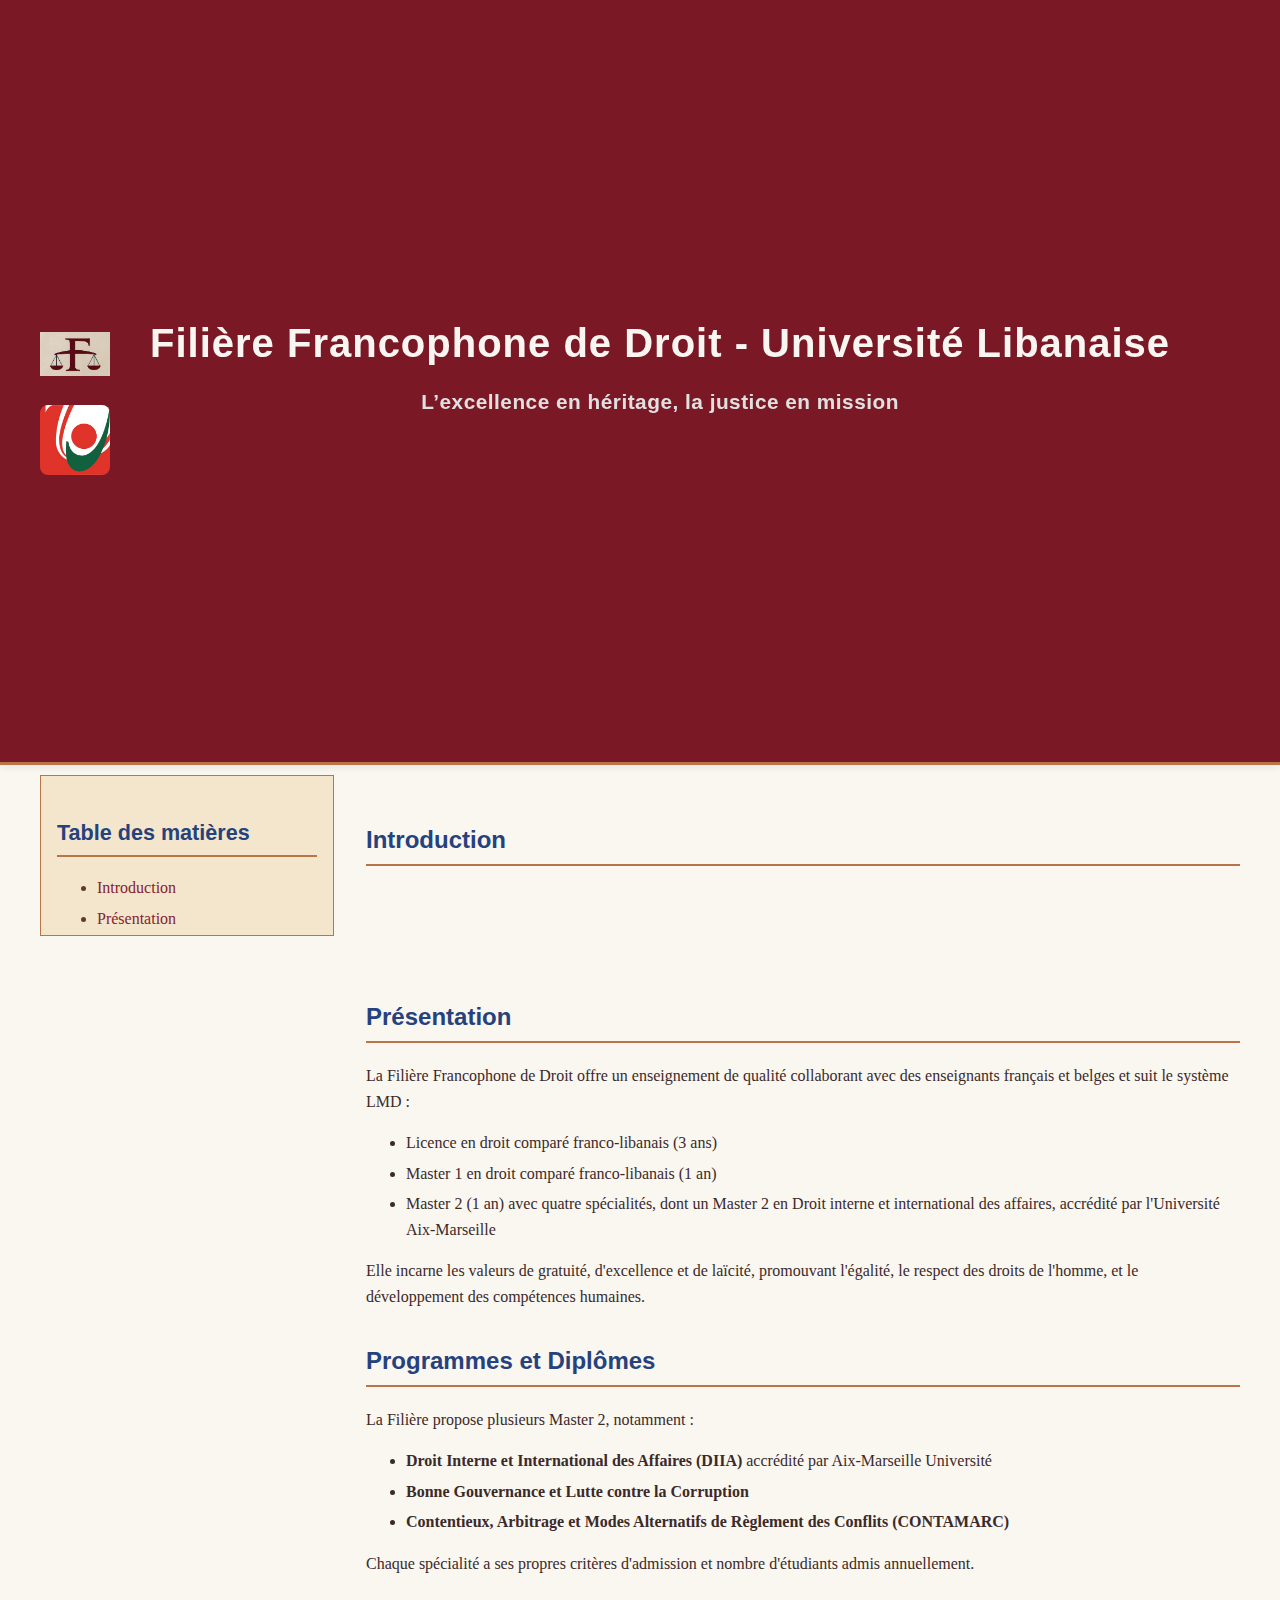
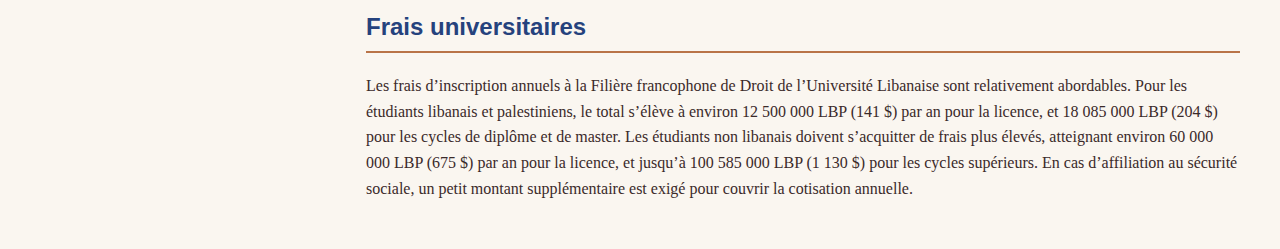
<file: index.html>
<!DOCTYPE html>
<html lang="fr">
<head>
    <meta charset="UTF-8" />
    <meta name="viewport" content="width=device-width, initial-scale=1" />
    <title>Filière Francophone de Droit - Université Libanaise</title>
    <link rel="stylesheet" href="style.css">
</head>
<body>
<header id="main-header" class="page-header">
  <div class="header-flex">
    <div class="header-logos">
      <img src="FiliereLogo.PNG" alt="Filiere Logo" class="header-logo"/>
      <img src="(3).jpg" alt="LU Logo" class="header-logo"/>
    </div>
    <div class="header-titles">
      <h1>Filière Francophone de Droit - Université Libanaise</h1>
      <h2>L’excellence en héritage, la justice en mission</h2>
    </div>
  </div>
</header>
<div id="container">
<nav id="toc" aria-label="Table des matières">
  <h2>Table des matières</h2>
  <ul>
    <li><a href="#introduction">Introduction</a></li>
    <li><a href="#presentation">Présentation</a></li>
    <li><a href="#programmes">Programmes et Diplômes</a></li>
    <li><a href="#frais">Frais universitaires</a></li>
    <li><a href="etudiant.html">Les Étudiants</a>
    <li><a href="activite.html">Activités Scientifiques</a></li>
  </ul>
</nav>
<main id="content">
<section id="introduction">
  <h2 class="intro-title">Introduction</h2>
  <p>La <strong>Filière Francophone de Droit</strong> à l'Université Libanaise est un élément phare de la coopération entre la France et le Liban. Créée en 1996, elle permet une formation juridique de haut niveau en droit comparé franco-libanais, soutenue par un consortium d'universités francophones réputées telles que Université Paris Panthéon Assas, Aix-Marseille Université, Université Grenoble Alpes, et d'autres.</p>
  <p>La filière vise à former l'élite administrative libanaise et des professionnels occupant des rôles clés dans de nombreux secteurs aussi bien au Liban qu'à l'international.</p>
</section>
<section id="presentation">
  <h2>Présentation</h2>
  <p>La Filière Francophone de Droit offre un enseignement de qualité collaborant avec des enseignants français et belges et suit le système LMD :</p>
  <ul>
    <li>Licence en droit comparé franco-libanais (3 ans)</li>
    <li>Master 1 en droit comparé franco-libanais (1 an)</li>
    <li>Master 2 (1 an) avec quatre spécialités, dont un Master 2 en Droit interne et international des affaires, accrédité par l'Université Aix-Marseille</li>
  </ul>
  <p>Elle incarne les valeurs de gratuité, d'excellence et de laïcité, promouvant l'égalité, le respect des droits de l'homme, et le développement des compétences humaines.</p>
</section>
<section id="programmes">
  <h2>Programmes et Diplômes</h2>
  <p>La Filière propose plusieurs Master 2, notamment :</p>
  <ul>
    <li><strong>Droit Interne et International des Affaires (DIIA)</strong> accrédité par Aix-Marseille Université</li>
    <li><strong>Bonne Gouvernance et Lutte contre la Corruption</strong></li>
    <li><strong>Contentieux, Arbitrage et Modes Alternatifs de Règlement des Conflits (CONTAMARC)</strong></li>
  </ul>
  <p>Chaque spécialité a ses propres critères d'admission et nombre d'étudiants admis annuellement.</p>
</section>
<section id="frais">
  <h2>Frais universitaires</h2>
  <p>Les frais d’inscription annuels à la Filière francophone de Droit de l’Université Libanaise sont relativement abordables. Pour les étudiants libanais et palestiniens, le total s’élève à environ 12 500 000 LBP (141 $) par an pour la licence, et 18 085 000 LBP (204 $) pour les cycles de diplôme et de master. Les étudiants non libanais doivent s’acquitter de frais plus élevés, atteignant environ 60 000 000 LBP (675 $) par an pour la licence, et jusqu’à 100 585 000 LBP (1 130 $) pour les cycles supérieurs. En cas d’affiliation au sécurité sociale, un petit montant supplémentaire est exigé pour couvrir la cotisation annuelle.</p>
</section>
</main>
</div>
<script>
const header = document.getElementById('main-header');
const root = document.documentElement;
window.addEventListener('scroll', () => {
  if(window.scrollY > 0){
    header.classList.add('scrolled');
  } else {
    header.classList.remove('scrolled');
  }
});
</script>
</body>
</html>
</file>
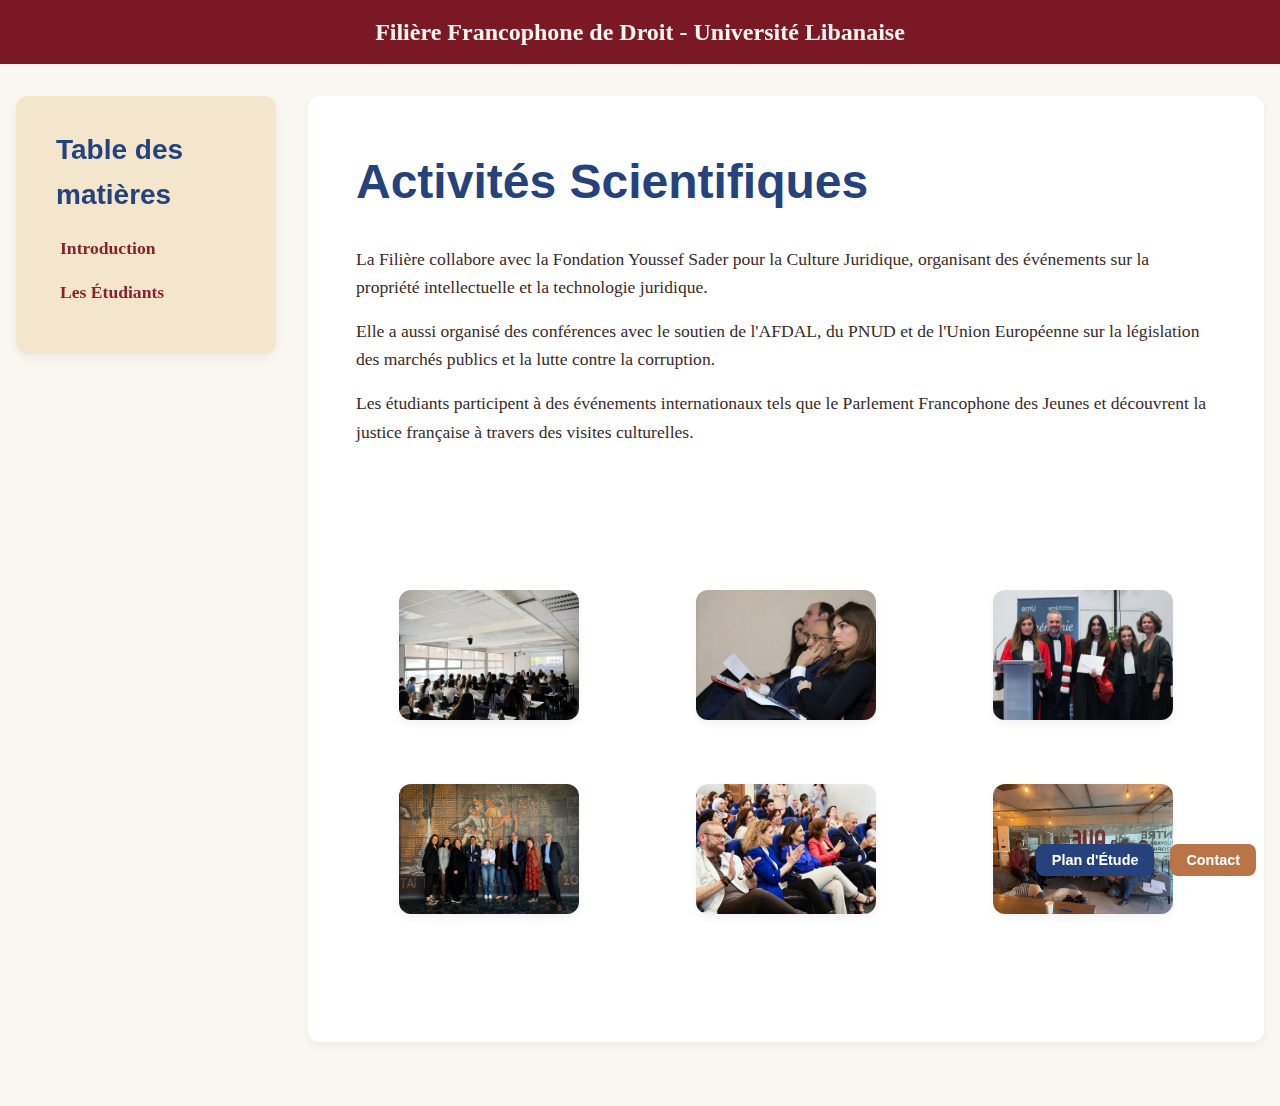
<file: activite.html>
<!DOCTYPE html>
<html lang="fr">
<head>
<meta charset="UTF-8" />
<meta name="viewport" content="width=device-width, initial-scale=1" />
<title>Activités Scientifiques - Filière Francophone de Droit</title>
<style>
  :root {
    --color-bg: #faf6f0;
    --color-text: #3a2a2a;
    --color-primary: #25427d;
    --color-accent: #b97448;
    --color-header-bg: #7a1825;
    --font-family-main: 'Georgia', serif;
    --font-family-headings: Arial, sans-serif;
    --border-radius: 0.75rem;
    --shadow-light: 0 4px 8px rgba(0,0,0,0.05);
  }

  *, *::before, *::after {
    box-sizing: border-box;
  }

  body {
    margin: 0;
    font-family: var(--font-family-main);
    background: var(--color-bg);
    color: var(--color-text);
    line-height: 1.6;
    font-size: 17px;
    min-height: 100vh;
    display: flex;
    flex-direction: column;
  }

  header {
    position: sticky;
    top: 0;
    height: 64px;
    background: var(--color-header-bg);
    box-shadow: 0 1px 4px rgba(0,0,0,0.06);
    display: flex;
    align-items: center;
    justify-content: center;
    padding: 0 2rem;
    z-index: 1000;
  }

  header .logo {
    font-weight: 700;
    font-size: 1.5rem;
    color: #f9f6f2;
    user-select: none;
  }

  #container {
    max-width: 1400px; 
    margin: 2rem auto 4rem;
    padding: 0 1rem;
    display: flex;
    gap: 2rem;
    justify-content: flex-start;
  }

  #tdm {
    position: sticky;
    top: 64px;
    flex: 0 0 260px;
    background: #f3e6cc;
    border-radius: var(--border-radius);
    padding: 2rem 2.5rem;
    box-shadow: 0 4px 12px rgba(0,0,0,0.05);
    height: fit-content;
    max-height: calc(100vh - 64px - 2rem);
    overflow-y: auto;
    font-size: 0.9rem;
    color: #5a3e26;
    user-select: none;
    scroll-behavior: smooth;
    margin-bottom: 1.5rem;
  }

  #tdm h2 {
    font-family: var(--font-family-headings);
    font-weight: 700;
    font-size: 1.75rem;
    color: var(--color-primary);
    margin-top: 0;
    margin-bottom: 1rem;
  }

  #tdm ul {
    list-style: none;
    padding-left: 0;
    margin: 0;
  }

  #tdm ul li {
    margin-bottom: 1rem;
  }

  #tdm ul li a {
    color: #87222f;
    text-decoration: none;
    font-weight: 600;
    transition: color 0.3s ease;
  }

  #tdm ul li a:hover,
  #tdm ul li a:focus {
    color: var(--color-accent);
    text-decoration: underline;
    outline: none;
  }

  main {
    flex: 1 1 800px; 
    background: #fff;
    border-radius: var(--border-radius);
    box-shadow: var(--shadow-light);
    padding: 3rem 3rem 4rem;
    font-family: var(--font-family-main);
    color: var(--color-text);
    display: flex;
    flex-direction: column;
    gap: 2rem;
  }

  section {
    margin-bottom: 3rem;
  }

  h2 {
    font-family: var(--font-family-headings);
    font-weight: 700;
    font-size: 3rem;
    color: var(--color-primary);
    margin-top: 0;
    margin-bottom: 1.5rem;
  }

  p, ul {
    font-size: 1.1rem;
    margin-top: 0;
    margin-bottom: 1rem;
    line-height: 1.6;
  }

  ul li {
    margin-bottom: 0.5rem;
    padding-left: 0.25rem;
  }

  figure.image-card {
    border-radius: var(--border-radius);
    box-shadow: var(--shadow-light);
    overflow: hidden;
    width: 180px;
    height: 130px;
    background: white;
    margin: 1rem 0;
  }

  figure.image-card img {
    width: 100%;
    height: 100%;
    object-fit: cover;
    display: block;
  }

  @media (max-width: 900px) {
    #container {
      flex-direction: column;
      padding: 0 1rem;
    }

    #tdm {
      position: static;
      max-height: none;
      margin-bottom: 2rem;
      flex: 1 1 auto;
      padding: 1rem 1.5rem;
    }

    main {
      padding: 2rem 1rem 3rem;
    }

    h2 {
      font-size: 2rem;
    }
  }

  #plan-modal,
  #contact-modal {
    display: none;
    position: fixed;
    top: 0; left: 0;
    width: 100vw;
    height: 100vh;
    background: rgba(0,0,0,0.7);
    z-index: 1001;
    justify-content: center;
    align-items: center;
  }

  #plan-modal[aria-hidden="false"],
  #contact-modal[aria-hidden="false"] {
    display: flex;
  }

  .modal-content {
    background: #fff;
    border-radius: var(--border-radius);
    padding: 2rem;
    max-width: 600px;
    max-height: 80vh;
    overflow-y: auto;
    text-align: left;
    font-family: var(--font-family-main);
    color: var(--color-text);
    box-shadow: var(--shadow-light);
    position: relative;
  }

  #plan-modal h3,
  #contact-modal h3 {
    font-family: var(--font-family-headings);
    font-size: 2.25rem;
    font-weight: 700;
    margin-top: 0;
    margin-bottom: 1rem;
    color: var(--color-primary);
    text-align: center;
  }

  button.close-btn {
    position: absolute;
    top: 0.75rem;
    right: 0.75rem;
    background: transparent;
    border: none;
    font-size: 1.5rem;
    cursor: pointer;
    color: var(--color-primary);
    font-weight: 700;
    line-height: 1;
    padding: 0;
  }

  button.close-btn:hover,
  button.close-btn:focus {
    color: var(--color-accent);
    outline: none;
  }

  #contact-modal button.close-btn {
    margin-top: 1rem;
    padding: 0.5rem 1rem;
    background-color: var(--color-primary);
    color: white;
    border-radius: 0.5rem;
  }

  #contact-modal button.close-btn:hover {
    background-color: var(--color-accent);
  }

  .image-gallery {
    display: flex;
    flex-direction: column;
    gap: 2rem;
    margin-top: 2rem;
  }

  .image-row {
    display: flex;
    justify-content: space-around;
    gap: 2rem;
  }
  #img-modal {
  position: fixed;
  z-index: 9999;
  left: 0; top: 0;
  width: 100vw; height: 100vh;
  background: rgba(0,0,0,0.8);
  display: flex;
  align-items: center;
  justify-content: center;
}
#img-modal img {
  border-radius: 8px;
}
#img-modal-close {
  position: absolute;
  top: 20px;
  right: 40px;
  font-size: 2rem;
  cursor: pointer;
  color: white;
}

.enlargeable {
  cursor: zoom-in;
}
</style>
</head>
<body>
<header>
  <div class="logo">Filière Francophone de Droit - Université Libanaise</div>
</header>
<div id="container">
  <nav id="tdm" aria-label="Table des matières">
    <h2>Table des matières</h2>
    <ul>
      <li><a href="index.html#introduction">Introduction</a></li>
      <li><a href="etudiant.html#selection-title">Les Étudiants</a></li>
    </ul>
  </nav>
  <main>
    <section aria-labelledby="activites-title">
      <h2 id="activites-title">Activités Scientifiques</h2>
      <p>La Filière collabore avec la Fondation Youssef Sader pour la Culture Juridique, organisant des événements sur la propriété intellectuelle et la technologie juridique.</p>
      <p>Elle a aussi organisé des conférences avec le soutien de l'AFDAL, du PNUD et de l'Union Européenne sur la législation des marchés publics et la lutte contre la corruption.</p>
      <p>Les étudiants participent à des événements internationaux tels que le Parlement Francophone des Jeunes et découvrent la justice française à travers des visites culturelles.</p>
    </section>

    <section class="image-gallery">
      <div class="image-row">
        <figure class="image-card">
          <img src="activite2.PNG" alt="etudiant en classe" loading="lazy" class="enlargeable"/>
        </figure>
        <figure class="image-card">
          <img src="activite6.jpg" alt="etudiants dans une Conférence" loading="lazy" class="enlargeable"/>
        </figure>
        <figure class="image-card">
          <img src="activite3.jpg" alt="prom" loading="lazy" class="enlargeable"/>
        </figure>
      </div>
      <div class="image-row">
        <figure class="image-card">
          <img src="activite1.PNG" alt="activites des etudiants" loading="lazy" class="enlargeable"/>
        </figure>
        <figure class="image-card">
          <img src="activite5.jpg" alt="activites des etudiants" loading="lazy" class="enlargeable"/>
        </figure>
        <figure class="image-card">
          <img src="activite4.jpg" alt="activites des etudiants" loading="lazy" class="enlargeable"/>
        </figure>
      </div>
    </section>
  </main>
</div>

<div id="plan-modal" role="dialog" aria-modal="true" aria-labelledby="plan-title" aria-hidden="true">
  <div class="modal-content" tabindex="0">
    <button aria-label="Fermer la fenêtre" class="close-btn" id="close-plan-modal">&times;</button>
    <h3 id="plan-title">Plan D'Étude</h3>
    <p>Première Année:</p>
    <ul>
      <li>Premier Semestre</li>
      <ul>
        <li>o Introduction à l’Étude des Relations Internationales (cours facultatif).</li>
        <li>o Méthodologie et Vocabulaire Juridique.</li>
        <li>o Histoire du Droit Romain et du Droit Musulman (cours facultatif).</li>
        <li>o Droit de l’Environnement (cours facultatif).</li>
        <li>o Institutions et Organisations Judiciaires.</li>
        <li>o Introduction au Droit Objectif.</li>
        <li>o Principes Économiques.</li>
        <li>o Droit Civil : Les Biens.</li>
        <li>o Droit Constitutionnel Général.</li>
      </ul>
      <li>Deuxième Semestre:</li>
      <ul>
        <li>o Introductions aux Droits Subjectifs.</li>
        <li>o Droits de l’Homme.</li>
        <li>o Introduction à la Science Politique (cours facultatif).</li>
        <li>o Droit Constitutionnel et Régime Politique Libanais.</li>
        <li>o Théorie de l’obligation.</li>
        <li>o Code de la Route et Droit de l’Assurance (cours facultatif).</li>
        <li>o Droit International Humanitaire et Droits des Réfugiés (cours facultatif).</li>
        <li>o Droit civil : Les droits réels.</li>
        <li>o Institutions Politiques et Sociales.</li>
      </ul>
    </ul>
    <p>Deuxième Année:</p>
    <ul>
      <li>Premier Semestre:</li>
      <ul>
        <li>o Cours facultatif : Droit de la Protection du Consommateur.</li>
        <li>o Procédure Civile.</li>
        <li>o Droit Commercial : Actes et Fonds de Commerce.</li>
        <li>o Règle Pénale et Infraction.</li>
        <li>o Droit des Obligations : le Contrat.</li>
        <li>o Cours facultatif : Droit de l’Informatique.</li>
        <li>o Cours facultatif : Propriété Intellectuelle.</li>
        <li>o Droit International Public.</li>
        <li>o Droit Financier.</li>
      </ul>
      <li>Deuxième Semestre:</li>
      <ul>
        <li>o Responsabilité Pénale et Sanction.</li>
        <li>o Droit des Statuts Personnels.</li>
        <li>o Régime Général des Sociétés.</li>
        <li>o Économie Monétaire (cours facultatif).</li>
        <li>o Criminalité Économique Internationale (cours facultatif).</li>
        <li>o Droit Administratif Général.</li>
        <li>o Droit civil : responsabilité civile.</li>
        <li>o Organizations Internationales et Régionales.</li>
        <li>o Cours facultatif : Droit Pétrolier.</li>
      </ul>
    </ul>
    <p>Troisième Année:</p>
    <ul>
      <li>Premier Semestre:</li>
      <ul>
        <li>o Droit Fiscal.</li>
        <li>o Droit Administratif Spécial.</li>
        <li>o Instruments de Paiement et de Crédit.</li>
        <li>o Cours facultatif : Fonction Publique.</li>
        <li>o Contrats Spéciaux.</li>
        <li>o Sociétés Commerciales.</li>
        <li>o Cours facultatif : Responsabilité Médicale.</li>
        <li>o Droit Pénal Spécial.</li>
        <li>o Cours facultatif : Déontologie et Éthique des Professions.</li>
      </ul>
      <li>Deuxième Semestre:</li>
      <ul>
        <li>o Régimes Fonciers.</li>
        <li>o Anglais Juridique.</li>
        <li>o Justice Administrative.</li>
        <li>o Procédure Pénale.</li>
        <li>o Droit du Travail et de la Sécurité Sociale.</li>
        <li>o Droit Bancaire.</li>
        <li>o Cours facultatif : Contentieux Constitutionnels.</li>
        <li>o Cours facultatif : Technique Contractuelle.</li>
        <li>o Cours facultatif : Droit de la Construction et de l’Urbanisme.</li>
      </ul>
    </ul>
  </div>
</div>

<div id="contact-modal" role="dialog" aria-modal="true" aria-labelledby="contact-title" aria-hidden="true">
  <div class="modal-content" tabindex="0">
    <button aria-label="Fermer la fenêtre" class="close-btn" id="close-contact-modal">&times;</button>
    <h3 id="contact-title">Contact</h3>
    <p>Email: <a href="mailto:ffd.directeur@ul.edu.lb">ffd.directeur@ul.edu.lb</a></p>
    <p>Téléphone: 01-856 140</p>
  </div>
</div>

<div id="img-modal" style="display:none;">
  <span id="img-modal-close" style="position:absolute;top:20px;right:40px;font-size:2rem;cursor:pointer;color:white;">&times;</span>
  <img id="img-modal-content" style="display:block;max-width:90vw;max-height:90vh;margin:auto;box-shadow:0 0 20px #000;">
</div>

<script>
  const planLink = document.getElementById('plan-link');
  const planModal = document.getElementById('plan-modal');
  const closePlanBtn = document.getElementById('close-plan-modal');
  const modalPlanContent = planModal.querySelector('.modal-content');

  const contactLink = document.getElementById('contact-link');
  const contactModal = document.getElementById('contact-modal');
  const closeContactBtn = document.getElementById('close-contact-modal');
  const modalContactContent = contactModal.querySelector('.modal-content');

  const floatingButtonsContainer = document.createElement('div');
  floatingButtonsContainer.style.position = 'fixed';
  floatingButtonsContainer.style.bottom = '1.5rem';
  floatingButtonsContainer.style.right = '1.5rem';
  floatingButtonsContainer.style.display = 'flex';
  floatingButtonsContainer.style.gap = '1rem';
  floatingButtonsContainer.style.zIndex = '1100';

  const planBtn = document.createElement('button');
  planBtn.textContent = 'Plan d\'Étude';
  planBtn.style.padding = '0.5rem 1rem';
  planBtn.style.backgroundColor = '#25427d';
  planBtn.style.color = '#fff';
  planBtn.style.border = 'none';
  planBtn.style.borderRadius = '0.5rem';
  planBtn.style.cursor = 'pointer';
  planBtn.style.fontWeight = '700';
  planBtn.style.fontSize = '0.9rem';
  planBtn.addEventListener('click', () => {
    planModal.setAttribute('aria-hidden', 'false');
    modalPlanContent.focus();
  });

  const contactBtn = document.createElement('button');
  contactBtn.textContent = 'Contact';
  contactBtn.style.padding = '0.5rem 1rem';
  contactBtn.style.backgroundColor = '#b97448';
  contactBtn.style.color = '#fff';
  contactBtn.style.border = 'none';
  contactBtn.style.borderRadius = '0.5rem';
  contactBtn.style.cursor = 'pointer';
  contactBtn.style.fontWeight = '700';
  contactBtn.style.fontSize = '0.9rem';
  contactBtn.addEventListener('click', () => {
    contactModal.setAttribute('aria-hidden', 'false');
    modalContactContent.focus();
  });

  floatingButtonsContainer.appendChild(planBtn);
  floatingButtonsContainer.appendChild(contactBtn);
  document.body.appendChild(floatingButtonsContainer);

  closePlanBtn.addEventListener('click', function() {
    planModal.setAttribute('aria-hidden', 'true');
  });

  planModal.addEventListener('click', function(event) {
    if (event.target === planModal) {
      planModal.setAttribute('aria-hidden', 'true');
    }
  });

  closeContactBtn.addEventListener('click', function() {
    contactModal.setAttribute('aria-hidden', 'true');
  });

  contactModal.addEventListener('click', function(event) {
    if (event.target === contactModal) {
      contactModal.setAttribute('aria-hidden', 'true');
    }
  });

  document.addEventListener('keydown', function(event) {
    if (event.key === 'Escape') {
      if (planModal.getAttribute('aria-hidden') === 'false') {
        planModal.setAttribute('aria-hidden', 'true');
      }
      if (contactModal.getAttribute('aria-hidden') === 'false') {
        contactModal.setAttribute('aria-hidden', 'true');
      }
    }
  });

  document.querySelectorAll('.enlargeable').forEach(img => {
  img.addEventListener('click', function() {
    document.getElementById('img-modal-content').src = this.src;
    document.getElementById('img-modal').style.display = 'flex';
  });
});
  document.getElementById('img-modal-close').onclick = function() {
  document.getElementById('img-modal').style.display = 'none';
};
document.getElementById('img-modal').onclick = function(e) {
  if (e.target === this) this.style.display = 'none';
};
</script>
</body>
</html>
</file>
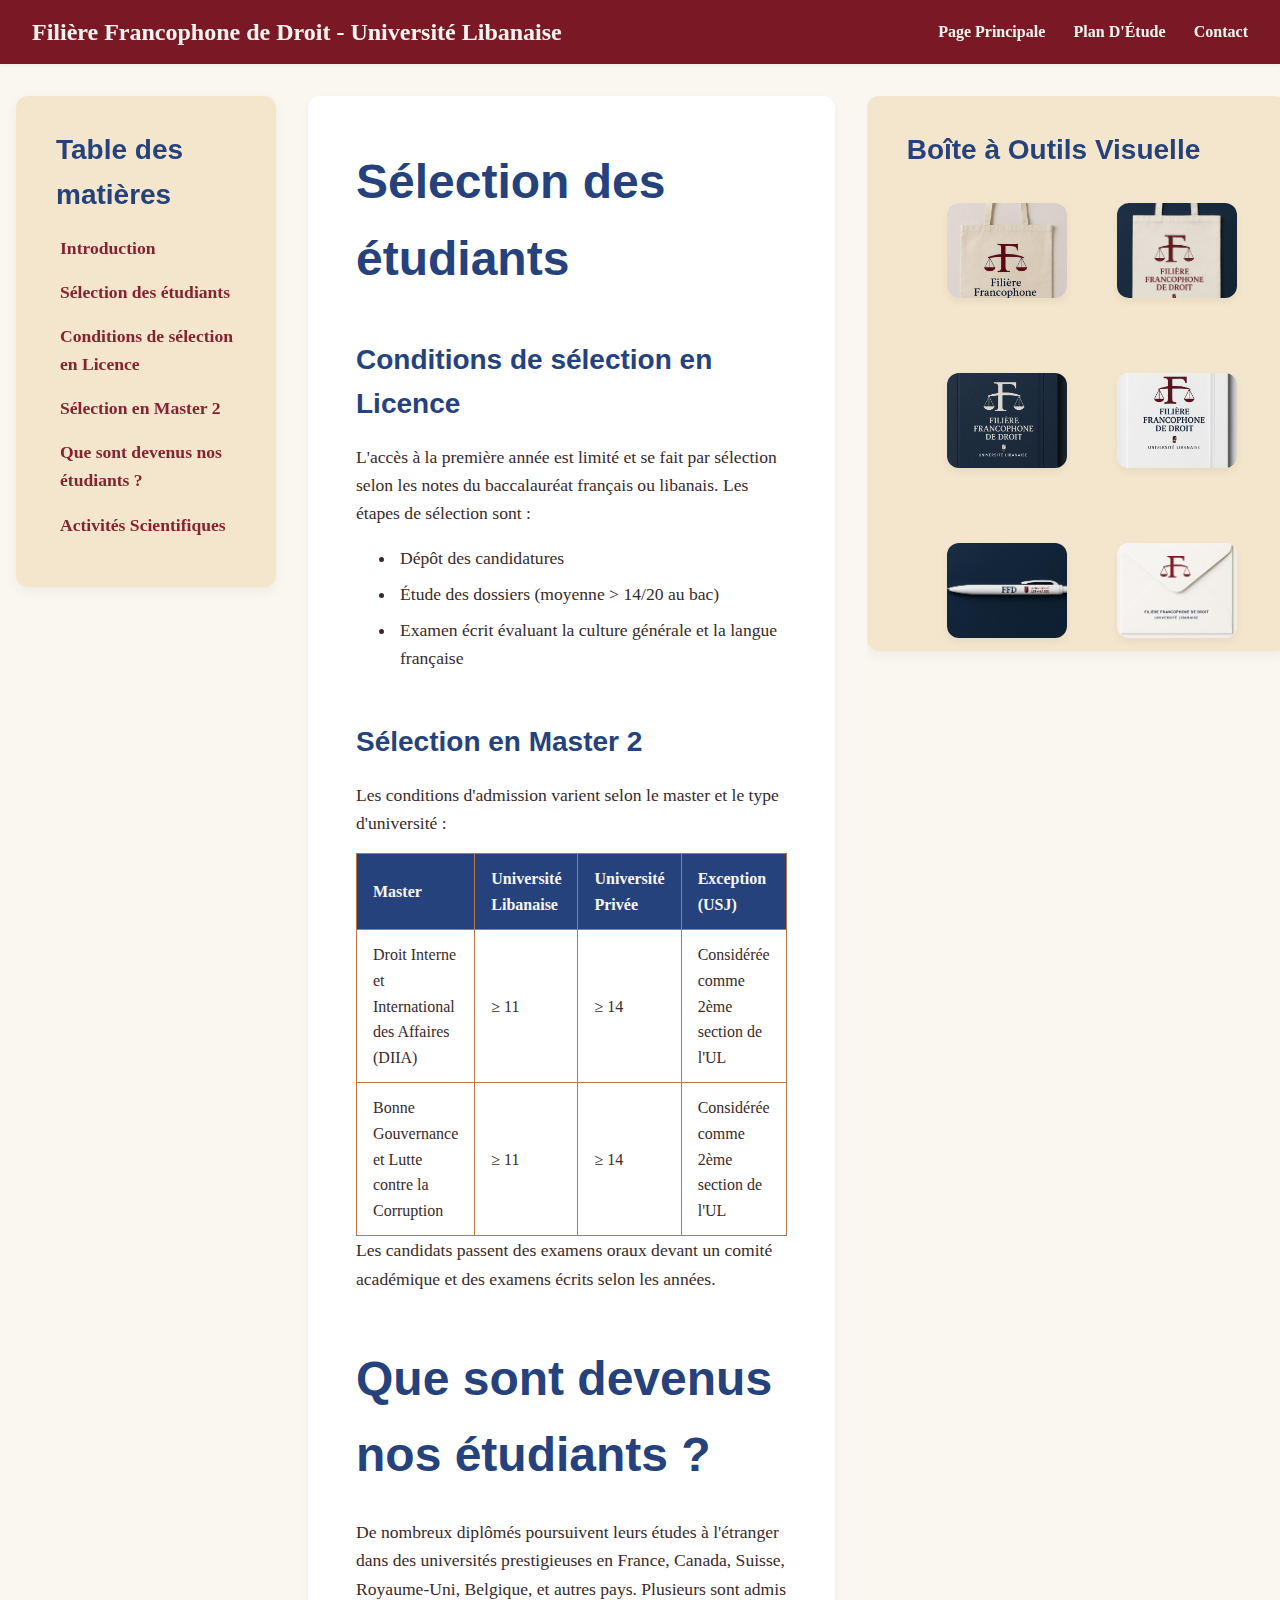
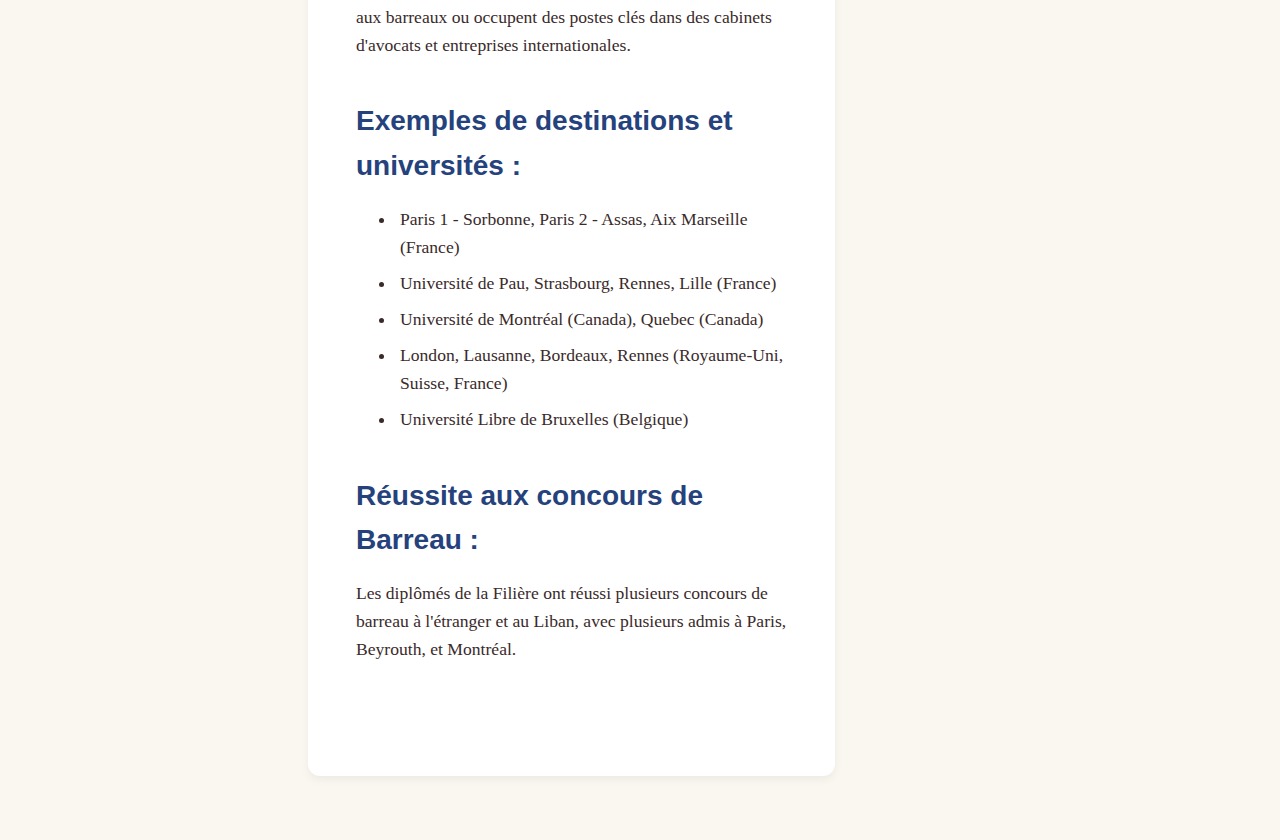
<file: etudiant.html>
<!DOCTYPE html>
<html lang="fr">
<head>
<meta charset="UTF-8" />
<meta name="viewport" content="width=device-width, initial-scale=1" />
<title>Sélection et Destinée des Étudiants - Filière Francophone de Droit</title>
<style>
  :root {
    --color-bg: #faf6f0;
    --color-text: #3a2a2a;
    --color-primary: #25427d;
    --color-accent: #b97448;
    --color-header-bg: #7a1825;
    --font-family-main: 'Georgia', serif;
    --font-family-headings: Arial, sans-serif;
    --border-radius: 0.75rem;
    --shadow-light: 0 4px 8px rgba(0,0,0,0.05);
  }

  *, *::before, *::after {
    box-sizing: border-box;
  }

  body {
    margin: 0;
    font-family: var(--font-family-main);
    background: var(--color-bg);
    color: var(--color-text);
    line-height: 1.6;
    font-size: 17px;
    min-height: 100vh;
    display: flex;
    flex-direction: column;
  }

  header {
    position: sticky;
    top: 0;
    height: 64px;
    background: var(--color-header-bg);
    box-shadow: 0 1px 4px rgba(0,0,0,0.06);
    display: flex;
    align-items: center;
    justify-content: space-between;
    padding: 0 2rem;
    z-index: 1000;
  }

  header .logo {
    font-weight: 700;
    font-size: 1.5rem;
    color: #f9f6f2;
    user-select: none;
  }

  nav[aria-label="Primary navigation"] {
    font-weight: 600;
  }

  nav[aria-label="Primary navigation"] a {
    margin-left: 1.5rem;
    font-size: 1rem;
    color: #f9f6f2;
    text-decoration: none;
    transition: color 0.3s ease;
  }

  nav[aria-label="Primary navigation"] a:hover,
  nav[aria-label="Primary navigation"] a:focus {
    color: var(--color-accent);
    outline: none;
  }

  #container {
    max-width: 1400px;
    margin: 2rem auto 4rem;
    padding: 0 1rem;
    display: flex;
    gap: 2rem;
    justify-content: space-between;
  }


  #left-sidebar {
    display: flex;
    flex-direction: column;
    gap: 2rem;
    flex-shrink: 0;
    position: sticky;
    top: 64px;
    max-height: calc(100vh - 64px - 2rem);
    overflow-y: auto;
    margin-left: 0;
  }

  #marketing-tools {
    background: #f3e6cc;
    border-radius: var(--border-radius);
    box-shadow: 0 4px 12px rgba(0,0,0,0.05);
    padding: 2rem 2.5rem;
    color: #5a3e26;
    font-size: 0.9rem;
    user-select: none;
    flex-shrink: 0;
  }

  #marketing-tools h3 {
    font-family: var(--font-family-headings);
    font-weight: 700;
    font-size: 1.75rem;
    color: var(--color-primary);
    margin-top: 0;
    margin-bottom: 1rem;
  }

  #marketing-tools .images-row {
    display: grid;
    grid-template-columns: repeat(2, 90px);
    grid-auto-rows: 90px;
    gap: 5rem;
    margin-right: 5rem;
    justify-content: start;
  }

  #marketing-tools .image-card {
    border-radius: var(--border-radius);
    box-shadow: var(--shadow-light);
    overflow: hidden;
    width: 120px;
    height: 95px;
    background: white;
  }

  #marketing-tools .image-card img {
    width: 100%;
    height: 100%;
    object-fit: cover;
    display: block;
  }

  #tdm {
    position: sticky;
    top: 64px;
    flex: 0 0 260px;
    background: #f3e6cc;
    border-radius: 0.75rem;
    padding: 2rem 2.5rem;
    box-shadow: 0 4px 12px rgba(0,0,0,0.05);
    height: fit-content;
    max-height: calc(100vh - 64px - 2rem);
    overflow-y: auto;
    font-size: 0.9rem;
    color: #5a3e26;
    user-select: none;
    scroll-behavior: smooth;
    margin-bottom: 1.5rem;
  }

  #tdm h2 {
    font-family: var(--font-family-headings);
    font-weight: 700;
    font-size: 1.75rem;
    color: var(--color-primary);
    margin-top: 0;
    margin-bottom: 1rem;
  }

  #tdm ul {
    list-style: none;
    padding-left: 0;
    margin: 0;
  }

  #tdm ul li {
    margin-bottom: 1rem;
  }

  #tdm ul li a {
    color: #87222f;
    text-decoration: none;
    font-weight: 600;
    transition: color 0.3s ease;
  }

  #tdm ul li a:hover,
  #tdm ul li a:focus {
    color: var(--color-accent);
    text-decoration: underline;
    outline: none;
  }

  main {
    flex: 1 1 800px;
    background: #fff;
    border-radius: var(--border-radius);
    box-shadow: var(--shadow-light);
    padding: 3rem 3rem 4rem;
    font-family: var(--font-family-main);
    color: var(--color-text);
  }

  section {
    margin-bottom: 3rem;
  }

  h2 {
    font-family: var(--font-family-headings);
    font-weight: 700;
    font-size: 3rem;
    color: var(--color-primary);
    margin-top: 0;
    margin-bottom: 1.5rem;
  }

  h3 {
    font-family: var(--font-family-headings);
    font-weight: 700;
    font-size: 1.75rem;
    color: var(--color-primary);
    margin-top: 2.5rem;
    margin-bottom: 1rem;
  }

  p, ul {
    font-size: 1.1rem;
    margin-top: 0;
    margin-bottom: 1rem;
    line-height: 1.6;
  }

  ul li {
    margin-bottom: 0.5rem;
    padding-left: 0.25rem;
  }

  table {
    width: 100%;
    border-collapse: collapse;
    margin-top: 1rem;
    font-size: 1rem;
  }

  th, td {
    padding: 0.75rem 1rem;
    border: 1px solid var(--color-accent);
    text-align: left;
  }

  th {
    background-color: var(--color-primary);
    color: #f9f6f2;
    font-weight: 700;
  }

  @media (max-width: 900px) {
    #container {
      flex-direction: column;
      padding: 0 1rem;
    }

    #left-sidebar {
      position: static;
      max-height: none;
      flex-direction: row;
      gap: 2rem;
      overflow-y: visible;
      margin-bottom: 2rem;
      margin-left: 0;
    }

    #marketing-tools {
      flex: 1 1 auto;
      padding: 1rem 0.5rem;
    }

    #marketing-tools .images-row {
      grid-template-columns: repeat(3, 1fr);
      grid-auto-rows: auto;
      justify-content: center;
    }

    #tdm {
      position: static;
      max-height: none;
      margin-bottom: 2rem;
      flex: 1 1 auto;
      padding: 1rem 1.5rem;
    }

    main {
      padding: 2rem 1rem 3rem;
    }

    h2 {
      font-size: 2rem;
    }

    h3 {
      font-size: 1.25rem;
    }
  }

  #plan-modal {
    display: none;
    position: fixed;
    top: 0; left: 0;
    width: 100vw;
    height: 100vh;
    background: rgba(0,0,0,0.7);
    z-index: 1001;
    justify-content: center;
    align-items: center;
  }

  #plan-modal[aria-hidden="false"] {
    display: flex;
  }

  #plan-modal .modal-content {
    background: #fff;
    border-radius: var(--border-radius);
    padding: 2rem;
    max-width: 600px;
    max-height: 80vh;
    overflow-y: auto;
    text-align: left;
    font-family: var(--font-family-main);
    color: var(--color-text);
    box-shadow: var(--shadow-light);
    position: relative;
  }

  #plan-modal h3 {
    font-size: 2.25rem;
    font-weight: 700;
    margin-top: 0;
    margin-bottom: 1rem;
    font-family: var(--font-family-headings);
    color: var(--color-primary);
    text-align: center;
  }

  #plan-modal button.close-btn {
    position: absolute;
    top: 0.75rem;
    right: 0.75rem;
    background: transparent;
    border: none;
    font-size: 1.5rem;
    cursor: pointer;
    color: var(--color-primary);
    font-weight: 700;
    line-height: 1;
    padding: 0;
  }

  #plan-modal button.close-btn:hover,
  #plan-modal button.close-btn:focus {
    color: var(--color-accent);
    outline: none;
  }

  #plan-modal ul {
    padding-left: 1.2rem;
  }

  #plan-modal ul ul {
    padding-left: 1rem;
  }
  
  #contact-modal {
    display: none;
    position: fixed;
    top: 0; left: 0;
    width: 100vw;
    height: 100vh;
    background: rgba(0,0,0,0.7);
    z-index: 1001;
    justify-content: center;
    align-items: center;
  }

  #contact-modal[aria-hidden="false"] {
    display: flex;
  }

  #contact-modal .modal-content {
    background: #fff;
    border-radius: var(--border-radius);
    padding: 2rem;
    max-width: 400px;
    text-align: center;
    font-family: var(--font-family-main);
    color: var(--color-text);
    box-shadow: var(--shadow-light);
    position: relative;
  }

  #contact-modal h3 {
    font-size: 2rem;
    font-weight: 700;
    margin-top: 0;
    margin-bottom: 1rem;
    font-family: var(--font-family-headings);
    color: var(--color-primary);
  }

  #contact-modal button.close-btn {
    margin-top: 1rem;
    padding: 0.5rem 1rem;
    background-color: var(--color-primary);
    color: white;
    border: none;
    border-radius: 0.5rem;
    cursor: pointer;
  }

  #contact-modal button.close-btn:hover {
    background-color: var(--color-accent);
  }

  #container {
    max-width: 1400px;
    margin: 2rem auto 4rem;
    padding: 0 1rem;
    display: flex;
    gap: 2rem;
    justify-content: space-between;
  }

  #middle-section {
    flex: 1;
  }

  #img-modal {
  position: fixed;
  z-index: 9999;
  left: 0; top: 0;
  width: 100vw; height: 100vh;
  background: rgba(0,0,0,0.8);
  display: flex;
  align-items: center;
  justify-content: center;
}
#img-modal .modal-content {
  display: flex;
  flex-direction: column;
  align-items: center;
}
#img-modal-content {
  max-width: 90vw;
  max-height: 80vh;
  border-radius: 8px;
  box-shadow: 0 0 20px #000;
}
#img-modal-titre {
  color: #fff;
  margin-top: 1rem;
  font-size: 1.1rem;
  text-align: center;
  background: rgba(0,0,0,0.3);
  padding: 0.5rem 1.5rem;
  border-radius: 6px;
}
#img-modal-close.close-btn {
  position: absolute;
  top: 20px;
  right: 40px;
  font-size: 2rem;
  cursor: pointer;
  color: white;
  z-index: 10000;
  background: none;
  border: none;
}

</style>
</head>

<body>
<header>
  <div class="logo">Filière Francophone de Droit - Université Libanaise</div>
  <nav aria-label="Primary navigation">
    <a href="index.html">Page Principale</a>
    <a href="#plan-etude" id="plan-link">Plan D'Étude</a>
    <a href="#contact" id="contact-link">Contact</a>
  </nav>
</header>
<div id="container">
    <nav id="tdm" aria-label="Table des matières">
        <h2>Table des matières</h2>
        <ul>
            <li><a href="index.html#introduction">Introduction</a></li>
            <li><a href="#selection-title">Sélection des étudiants</a></li>
            <li><a href="#cond-selection-title">Conditions de sélection en Licence</a></li>
            <li><a href="#selection-m2-title">Sélection en Master 2</a></li>
            <li><a href="#etudiants-title">Que sont devenus nos étudiants ?</a></li>
            <li><a href="activite.html">Activités Scientifiques</a></li>
        </ul>
    </nav>

    <main id="middle-section">
        <section aria-labelledby="selection-title">
            <h2 id="selection-title">Sélection des étudiants</h2>
            <section aria-labelledby="cond-selection-title">
                <h3 id="cond-selection-title">Conditions de sélection en Licence</h3>
                <p>L'accès à la première année est limité et se fait par sélection selon les notes du baccalauréat français ou libanais. Les étapes de sélection sont :</p>
                <ul>
                    <li>Dépôt des candidatures</li>
                    <li>Étude des dossiers (moyenne &gt; 14/20 au bac)</li>
                    <li>Examen écrit évaluant la culture générale et la langue française</li>
                </ul>
            </section>
            <section aria-labelledby="selection-m2-title">
                <h3 id="selection-m2-title">Sélection en Master 2</h3>
                <p>Les conditions d'admission varient selon le master et le type d'université :</p>
                <table role="table">
                    <thead>
                        <tr>
                            <th scope="col">Master</th>
                            <th scope="col">Université Libanaise</th>
                            <th scope="col">Université Privée</th>
                            <th scope="col">Exception (USJ)</th>
                        </tr>
                    </thead>
                    <tbody>
                        <tr>
                            <td>Droit Interne et International des Affaires (DIIA)</td>
      <td>≥ 11</td>
      <td>≥ 14</td>
      <td>Considérée comme 2ème section de l'UL</td>
    </tr>
    <tr>
      <td>Bonne Gouvernance et Lutte contre la Corruption</td>
      <td>≥ 11</td>
      <td>≥ 14</td>
      <td>Considérée comme 2ème section de l'UL</td>
    </tr>
  </tbody>
</table>
<p>Les candidats passent des examens oraux devant un comité académique et des examens écrits selon les années.</p>
            </section>
        </section>
        <section aria-labelledby="etudiants-title">
            <h2 id="etudiants-title">Que sont devenus nos étudiants ?</h2>
            <p>De nombreux diplômés poursuivent leurs études à l'étranger dans des universités prestigieuses en France, Canada, Suisse, Royaume-Uni, Belgique, et autres pays. Plusieurs sont admis aux barreaux ou occupent des postes clés dans des cabinets d'avocats et entreprises internationales.</p>
            <h3>Exemples de destinations et universités :</h3>
            <ul>
                <li>Paris 1 - Sorbonne, Paris 2 - Assas, Aix Marseille (France)</li>
                <li>Université de Pau, Strasbourg, Rennes, Lille (France)</li>
                <li>Université de Montréal (Canada), Quebec (Canada)</li>
                <li>London, Lausanne, Bordeaux, Rennes (Royaume-Uni, Suisse, France)</li>
                <li>Université Libre de Bruxelles (Belgique)</li>
            </ul>
            <h3>Réussite aux concours de Barreau :</h3>
            <p>Les diplômés de la Filière ont réussi plusieurs concours de barreau à l'étranger et au Liban, avec plusieurs admis à Paris, Beyrouth, et Montréal.</p>
        </section>
    </main>

    <aside id="left-sidebar">
        <section id="marketing-tools" aria-label="Outils Marketing">
            <h3>Boîte à Outils Visuelle</h3>
            <div class="images-row">
                <figure class="image-card"><img src="bag.jpg" alt="Sac avec Logo Filière" loading="lazy" class="enlargeable"/></figure>
                <figure class="image-card"><img src="bag2.jpg" alt="Sac avec Logo Filière" loading="lazy" class="enlargeable"/></figure>
                <figure class="image-card"><img src="notebook.jpg" alt="NoteBook avec Logo Filière" loading="lazy" class="enlargeable"/></figure>
                <figure class="image-card"><img src="notebook2.jpg" alt="NoteBook avec Logo Filière" loading="lazy" class="enlargeable"/></figure>
                <figure class="image-card"><img src="pen.jpg" alt="Bic avec Logo Filière" loading="lazy" class="enlargeable"/></figure>
                <figure class="image-card"><img src="envelope.jpg" alt="enveloppe avec Logo Filière" loading="lazy" class="enlargeable"/></figure>
            </div>
        </section>
    </aside>
</div>

<div id="plan-modal" role="dialog" aria-modal="true" aria-labelledby="plan-title" aria-hidden="true">
  <div class="modal-content" tabindex="0">
    <button aria-label="Fermer la fenêtre" class="close-btn" id="close-plan-modal">&times;</button>
    <h3 id="plan-title">Plan D'Étude</h3>
    <p>Première Année:</p>
    <ul>
      <li>Premier Semestre</li>
      <ul>
        <li>o Introduction à l’Étude des Relations Internationales (cours facultatif).</li>
        <li>o Méthodologie et Vocabulaire Juridique.</li>
        <li>o Histoire du Droit Romain et du Droit Musulman (cours facultatif).</li>
        <li>o Droit de l’Environnement (cours facultatif).</li>
        <li>o Institutions et Organisations Judiciaires.</li>
        <li>o Introduction au Droit Objectif.</li>
        <li>o Principes Économiques.</li>
        <li>o Droit Civil : Les Biens.</li>
        <li>o Droit Constitutionnel Général.</li>
      </ul>
      <li>Deuxième Semestre:</li>
      <ul>
        <li>o Introductions aux Droits Subjectifs.</li>
        <li>o Droits de l’Homme.</li>
        <li>o Introduction à la Science Politique (cours facultatif).</li>
        <li>o Droit Constitutionnel et Régime Politique Libanais.</li>
        <li>o Théorie de l’obligation.</li>
        <li>o Code de la Route et Droit de l’Assurance (cours facultatif).</li>
        <li>o Droit International Humanitaire et Droits des Réfugiés (cours facultatif).</li>
        <li>o Droit civil : Les droits réels.</li>
        <li>o Institutions Politiques et Sociales.</li>
      </ul>
    </ul>
    <p>Deuxième Année:</p>
    <ul>
      <li>Premier Semestre:</li>
      <ul>
        <li>o Cours facultatif : Droit de la Protection du Consommateur.</li>
        <li>o Procédure Civile.</li>
        <li>o Droit Commercial : Actes et Fonds de Commerce.</li>
        <li>o Règle Pénale et Infraction.</li>
        <li>o Droit des Obligations : le Contrat.</li>
        <li>o Cours facultatif : Droit de l’Informatique.</li>
        <li>o Cours facultatif : Propriété Intellectuelle.</li>
        <li>o Droit International Public.</li>
        <li>o Droit Financier.</li>
      </ul>
      <li>Deuxième Semestre:</li>
      <ul>
        <li>o Responsabilité Pénale et Sanction.</li>
        <li>o Droit des Statuts Personnels.</li>
        <li>o Régime Général des Sociétés.</li>
        <li>o Économie Monétaire (cours facultatif).</li>
        <li>o Criminalité Économique Internationale (cours facultatif).</li>
        <li>o Droit Administratif Général.</li>
        <li>o Droit civil : responsabilité civile.</li>
        <li>o Organizations Internationales et Régionales.</li>
        <li>o Cours facultatif : Droit Pétrolier.</li>
      </ul>
    </ul>
    <p>Troisième Année:</p>
    <ul>
      <li>Premier Semestre:</li>
      <ul>
        <li>o Droit Fiscal.</li>
        <li>o Droit Administratif Spécial.</li>
        <li>o Instruments de Paiement et de Crédit.</li>
        <li>o Cours facultatif : Fonction Publique.</li>
        <li>o Contrats Spéciaux.</li>
        <li>o Sociétés Commerciales.</li>
        <li>o Cours facultatif : Responsabilité Médicale.</li>
        <li>o Droit Pénal Spécial.</li>
        <li>o Cours facultatif : Déontologie et Éthique des Professions.</li>
      </ul>
      <li>Deuxième Semestre:</li>
      <ul>
        <li>o Régimes Fonciers.</li>
        <li>o Anglais Juridique.</li>
        <li>o Justice Administrative.</li>
        <li>o Procédure Pénale.</li>
        <li>o Droit du Travail et de la Sécurité Sociale.</li>
        <li>o Droit Bancaire.</li>
        <li>o Cours facultatif : Contentieux Constitutionnels.</li>
        <li>o Cours facultatif : Technique Contractuelle.</li>
        <li>o Cours facultatif : Droit de la Construction et de l’Urbanisme.</li>
      </ul>
    </ul>
  </div>
</div>

<div id="contact-modal" role="dialog" aria-modal="true" aria-labelledby="contact-title" aria-hidden="true">
  <div class="modal-content" tabindex="0">
    <button aria-label="Fermer la fenêtre" class="close-btn" id="close-contact-modal">&times;</button>
    <h3 id="contact-title">Contact</h3>
    <p>Email: <a href="mailto:ffd.directeur@ul.edu.lb">ffd.directeur@ul.edu.lb</a></p>
    <p>Téléphone: 01-856 140</p>
  </div>
</div>

<div id="img-modal" style="display:none;">
  <span id="img-modal-close" class="close-btn">&times;</span>
  <div class="modal-content">
    <img id="img-modal-content" />
    <div id="img-modal-titre"></div>
  </div>
</div>

<script>
  const planLink = document.getElementById('plan-link');
  const planModal = document.getElementById('plan-modal');
  const closePlanBtn = document.getElementById('close-plan-modal');
  const modalPlanContent = planModal.querySelector('.modal-content');

  const contactLink = document.getElementById('contact-link');
  const contactModal = document.getElementById('contact-modal');
  const closeContactBtn = document.getElementById('close-contact-modal');
  const modalContactContent = contactModal.querySelector('.modal-content');

  planLink.addEventListener('click', function(event) {
    event.preventDefault();
    planModal.setAttribute('aria-hidden', 'false');
    modalPlanContent.focus();
  });

  closePlanBtn.addEventListener('click', function() {
    planModal.setAttribute('aria-hidden', 'true');
    planLink.focus();
  });

  planModal.addEventListener('click', function(event) {
    if (event.target === planModal) {
      planModal.setAttribute('aria-hidden', 'true');
      planLink.focus();
    }
  });

  contactLink.addEventListener('click', function(event) {
    event.preventDefault();
    contactModal.setAttribute('aria-hidden', 'false');
    modalContactContent.focus();
  });

  closeContactBtn.addEventListener('click', function() {
    contactModal.setAttribute('aria-hidden', 'true');
    contactLink.focus();
  });

  contactModal.addEventListener('click', function(event) {
    if (event.target === contactModal) {
      contactModal.setAttribute('aria-hidden', 'true');
      contactLink.focus();
    }
  });

  document.addEventListener('keydown', function(event) {
    if (event.key === 'Escape') {
      if (planModal.getAttribute('aria-hidden') === 'false') {
        planModal.setAttribute('aria-hidden', 'true');
        planLink.focus();
      }
      if (contactModal.getAttribute('aria-hidden') === 'false') {
        contactModal.setAttribute('aria-hidden', 'true');
        contactLink.focus();
      }
    }
  });

  document.querySelectorAll('.enlargeable').forEach(img => {
  img.addEventListener('click', function() {
    document.getElementById('img-modal-content').src = this.src;
    document.getElementById('img-modal-titre').textContent = 'Titre : ' + (this.getAttribute('data-titre') || this.alt || '');
    document.getElementById('img-modal').style.display = 'flex';
  });
});

document.getElementById('img-modal-close').onclick = function() {
  document.getElementById('img-modal').style.display = 'none';
};

document.getElementById('img-modal').onclick = function(e) {
  if (e.target === this) this.style.display = 'none';
};

</script>
</body>
</html>
</file>
<file: style.css>
:root {
  --header-height: 85vh;
  --header-height-scrolled: 140px;
}
body {
  font-family: "Georgia", serif;
  line-height: 1.6;
  margin: 0;
  padding: 0;
  background: #faf6f0;
  color: #3a2a2a;
}
a {
  color: #87222f;
  text-decoration: none;
}
a:hover {
  text-decoration: underline;
}

.intro-title {
  display: block;
  position: relative;
  top: 4rem; /* Adjust this value as needed */
  transition: top 0.4s;
  z-index: 2;
}
#introduction p {
  opacity: 0;
  transition: opacity 0.4s;
}

header {
  background: #7a1825;
  border-bottom: 3px solid #b97448;
  color: #f9f6f2;
  position: sticky;
  top: 0;
  width: 100%;
  z-index: 100;
  height: 75vh;
  display: flex;
  align-items: center;
  transition: height 0.4s ease, padding 0.4s ease, box-shadow 0.4s ease;
  padding: 2rem 2rem;
  box-sizing: border-box;
}

#main-header {
  position: fixed;
  top: 0;
  left: 0;
  width: 100%;
  background: #7a1825;
  border-bottom: 3px solid #b97448;
  color: #f9f6f2;
  z-index: 1000;
  box-shadow: 0 2px 8px rgba(0,0,0,0.08);
  transition: height 0.5s, padding 0.5s, box-shadow 0.5s;
  padding: 3rem 2rem 2rem 2rem;
  height: var(--header-height);
  display: flex;
  align-items: center;
  justify-content: center;
}

.header-flex {
  display: flex;
  align-items: flex-start;
  justify-content: flex-start;
  width: 100%;
  max-width: 1200px;
  margin: 0 auto;
  gap: 2.5rem;
}

.header-titles {
  display: flex;
  flex-direction: column;
  align-items: center;
  justify-content: center;
  transition: align-items 0.4s, text-align 0.4s;
  gap: 0.1rem;
}

.header-center {
  display: flex;
  flex-direction: column;
  align-items: center;
  justify-content: center;
}

#main-header h1 {
  margin: 0;
  font-weight: 700;
  font-size: 2.5rem;
  letter-spacing: 1px;
  font-family: "Arial", sans-serif;
  color: #f9f6f2;
  transition: font-size 0.4s, margin 0.4s, padding 0.4s;
}
#main-header h2 {
  margin: 0;
  border-bottom: none;
  font-size: 1.3rem;
  font-family: "Arial", sans-serif;
  font-weight: 700;
  color: #e0e0e0;
  transition: font-size 0.4s, text-align 0.4s;
  letter-spacing: 0.5px;
}

.header-logo {
  display: flex;
  flex-direction: row;
  align-items: center;
  margin-top: 1rem;
  gap: 1rem;
}

.header-logo {
  width: 70px;
  height: 70px;
  border-radius: 8px;
  object-fit: contain;
  display: flex;
  flex-direction: row;
  align-items: center;
  gap: 1rem;
  transition: height 0.4s, max-width 0.4s;
}

header.scrolled {
  height: 180px;
  padding: 0.75rem 1.5rem;
  box-shadow: 0 2px 10px rgba(0,0,0,0.25);
}

header.scrolled .header-titles {
  align-items: flex-start !important;
  text-align: left !important;
}
header.scrolled h1,
header.scrolled h2 {
  text-align: left !important;
}

#main-header.scrolled {
  height: var(--header-height-scrolled);
  padding: 1.5rem 2rem;
  align-items: flex-start;
  justify-content: flex-start;
}

.header-container {
  display: flex;
  align-items: center;
  gap: 1rem;
  max-width: 1200px;
  width: 100%;
  margin: auto;
  flex-wrap: nowrap;
  flex-direction: column;
  padding-top: 0.5rem;
  padding-bottom: 0.5rem;
  transition: padding 0.4s ease, margin 0.4s ease;
}
header.scrolled .header-container {
  padding-top: 0;
  padding-bottom: 0;
  margin-top: 0;
}
.header-images {
  display: flex;
  gap: 1.5rem;
  margin-bottom: 1rem;
}
.header-container img {
  height: 60px;
  object-fit: contain;
  transition: height 0.4s ease;
}
header.scrolled .header-container img {
  height: 36px;
}

#main-header.scrolled {
  height: 110px;
  padding: 0.5rem 2rem;
  align-items: flex-start;
  justify-content: flex-start;
}

#main-header.scrolled .header-logo {
  height: 50px;
  width: 50px;
  flex-direction: column;
  align-items: flex-start;
  margin-top: 0;
}

#main-header.scrolled .header-flex {
  gap: 2.5rem;
}

header h1 {
  margin: 0;
  font-weight: 700;
  font-size: 2.5rem;
  letter-spacing: 1px;
  display: flex;
  align-items: center;
  gap: 0.5rem;
  transition: font-size 0.4s ease, margin 0.4s ease, padding 0.4s ease;
  font-family: "Arial", sans-serif;
  color: #f9f6f2;
  padding-top: 0.5rem;
  padding-bottom: 0.5rem;
}
header.scrolled h1 {
  font-size: 1.5rem;
  padding-top: 0;
  padding-bottom: 0;
  margin-top: 10px;
}
.header-titles h1 {
  margin-bottom: 0.1rem;;
}
.header-titles h2{
  margin-top: 0.2rem;
  font-size: 1.6rem;
}
header:not(.scrolled) + #container nav#toc {
  top: calc(85vh + 2px);
}

#container {
  display: flex;
  max-width: 1200px;
  margin: 0 auto;
  padding: 1rem 1rem 2rem;
}

nav#toc {
  flex: 0 0 260px;
  border: 1px solid #b97448;
  padding: 1rem;
  margin-top: 0;
  padding-top: 0.5rem;
  font-size: 0.9rem;
  background: #f3e6cc;
  color: #5a3e26;
  height: fit-content;
  position: sticky;
  top: 10px;
  z-index: 900;
  max-height: calc(90vh - 100px);
  overflow-y: auto;
  transition: top 0.4s ease;
}
#main-header:not(.scrolled) + #container nav#toc {
  top: calc(var(--header-height) + 10px);
  max-height: calc(90vh - 75vh);
}

main#content {
  flex: 1 1 auto;
  padding-left: 2rem;
  margin-top: calc(var(--header-height) - 3.5rem);
  transition: margin-top 0.4s;
}
#main-header.scrolled + #container main#content .intro-title {
  top: 0;
}
#main-header.scrolled + #container main#content #introduction p {
  opacity: 1;
}
#main-header.scrolled + #container main#content {
  margin-top: calc(var(--header-height-scrolled) + 0.5rem);
}
#main-header.scrolled + #container nav#toc {
  top: calc(var(--header-height-scrolled) + 10px);
}

h2 {
  font-family: "Arial", sans-serif;
  font-weight: 700;
  color: #25427d;
  border-bottom: 2px solid #b97448;
  padding-bottom: 0.3rem;
  margin-top: 2rem;
}
h3 {
  margin-top: 1.5rem;
  font-family: "Arial", sans-serif;
  font-weight: 700;
  color: #25427d;
}
h4 {
  font-family: "Arial", sans-serif;
  font-weight: 700;
  color: #7a1825;
}
p, ul {
  font-size: 1rem;
  margin-top: 0;
  margin-bottom: 1rem;
}
ul li {
  margin: 0.3rem 0;
}
table {
  border-collapse: collapse;
  margin: 1rem 0;
  font-size: 0.9rem;
  width: 100%;
  background: #f9f6f2;
}
table, th, td {
  border: 1px solid #b97448;
}
th, td {
  padding: 0.4rem 0.8rem;
  text-align: left;
}
th {
  background-color: #7a1825;
  color: #f9f6f2;
}
/* Responsive */
@media (max-width: 780px) {
  #container {
    flex-direction: column;
    padding: 1rem;
  }
  nav#toc {
    width: 100%;
    position: relative;
    max-height: none;
    margin-bottom: 1rem;
    top: auto !important;
    max-height: none !important;
  }
  main#content {
    padding-left: 0;
    margin-top: 2rem !important;
  }
  header .header-container {
    justify-content: center;
  }
  header h1 {
    justify-content: center;
    font-size: 1.75rem !important;
    padding-top: 0.5rem !important;
    padding-bottom: 0.5rem !important;
    margin-top: 0 !important;
  }
  header.scrolled h1 {
    font-size: 1.5rem !important;
    padding-top: 0 !important;
    padding-bottom: 0 !important;
    margin-top: 10px !important;
  }
}
</file>
